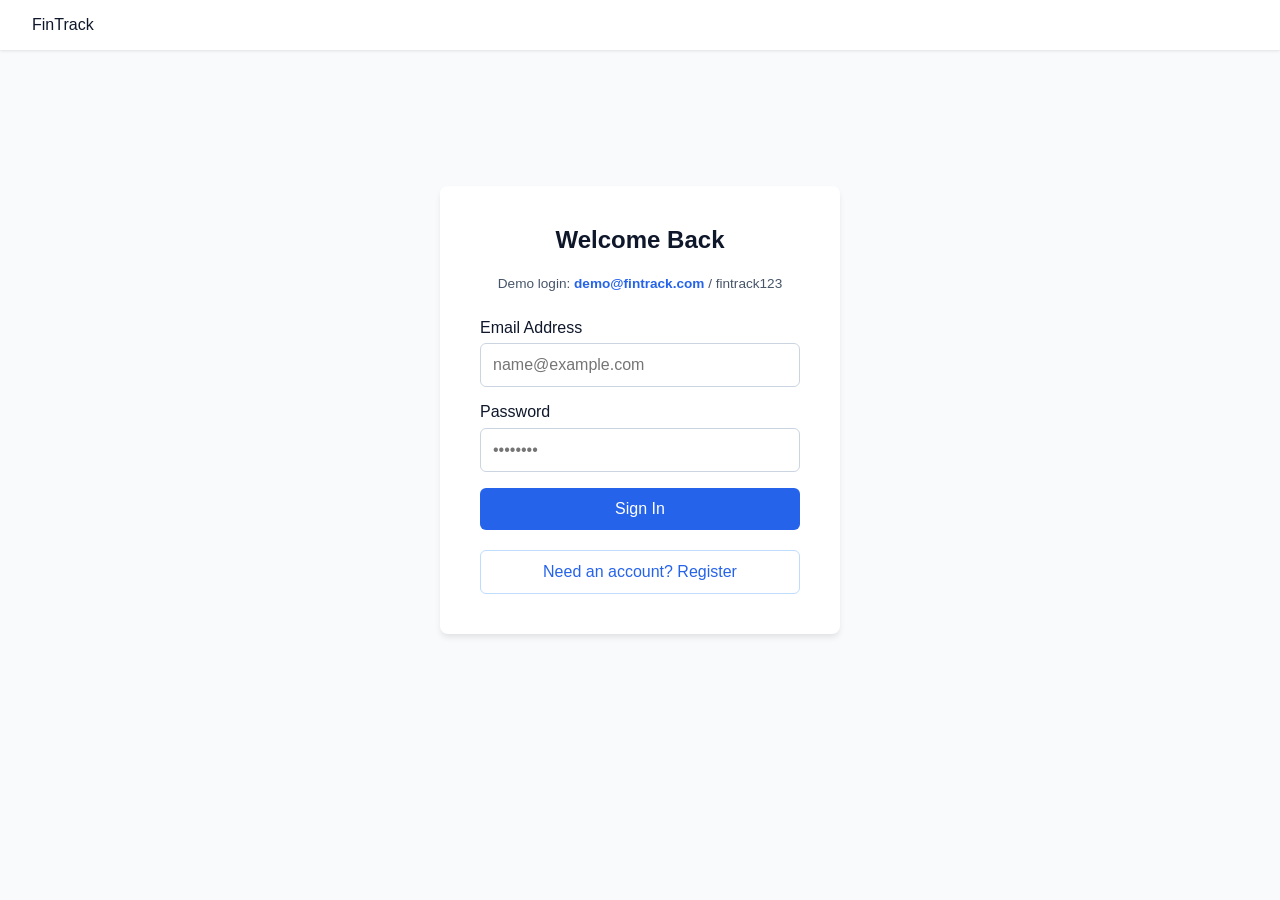
<file: fin-track-app/index.html>
<!doctype html>
<html lang="en">
  <head>
    <meta charset="UTF-8" />
    <meta name="viewport" content="width=device-width, initial-scale=1.0" />
    <meta name="description" content="Personal Finance Dashboard Application" />
    <meta name="keywords" content="finance tracker, personal finance, budget app, expense tracker, savings goals" />
    <meta name="author" content="FinTrack" />
    <title>FinTrack | Secure Login</title>
    <link rel="stylesheet" href="css/styles.css" />
  </head>
  <body>
    <header>
      <!-- Top navigation bar for the app -->
      <nav class="navbar">
        <div class="logo">FinTrack</div>
        <!-- This empty list is filled by auth.js based on login state -->
        <ul class="nav-links" id="navLinks"></ul>
      </nav>
    </header>

    <!-- Centered login form area -->
    <main class="auth-container">
      <section class="form-card">
        <h1 id="authTitle">Welcome Back</h1>
        <p id="feedbackMessage" class="hidden"></p>

        <p class="auth-note">Demo login: <a href="mailto:demo@fintrack.com">demo@fintrack.com</a> / fintrack123</p>

        <form id="loginForm" novalidate>
          <div class="form-group">
            <label for="email">Email Address</label>
            <input type="email" id="email" required placeholder="name@example.com" />
          </div>

          <div class="form-group">
            <label for="password">Password</label>
            <input type="password" id="password" required minlength="6" placeholder="••••••••" />
          </div>

          <button type="submit" class="btn">Sign In</button>
        </form>

        <form id="registerForm" class="hidden" novalidate>
          <div class="form-group">
            <label for="registerName">Full Name</label>
            <input type="text" id="registerName" required placeholder="John Doe" />
          </div>

          <div class="form-group">
            <label for="registerEmail">Email Address</label>
            <input type="email" id="registerEmail" required placeholder="name@example.com" />
          </div>

          <div class="form-group">
            <label for="registerPassword">Password</label>
            <input type="password" id="registerPassword" required minlength="6" placeholder="••••••••" />
          </div>

          <div class="form-group">
            <label for="confirmPassword">Confirm Password</label>
            <input type="password" id="confirmPassword" required minlength="6" placeholder="••••••••" />
          </div>

          <button type="submit" class="btn">Create Account</button>
        </form>

        <button type="button" id="toggleAuthBtn" class="btn secondary">Need an account? Register</button>
      </section>
    </main>

    <!-- Load the JavaScript that handles login validation and session logic -->
    <script src="js/auth.js"></script>
  </body>
</html>
</file>
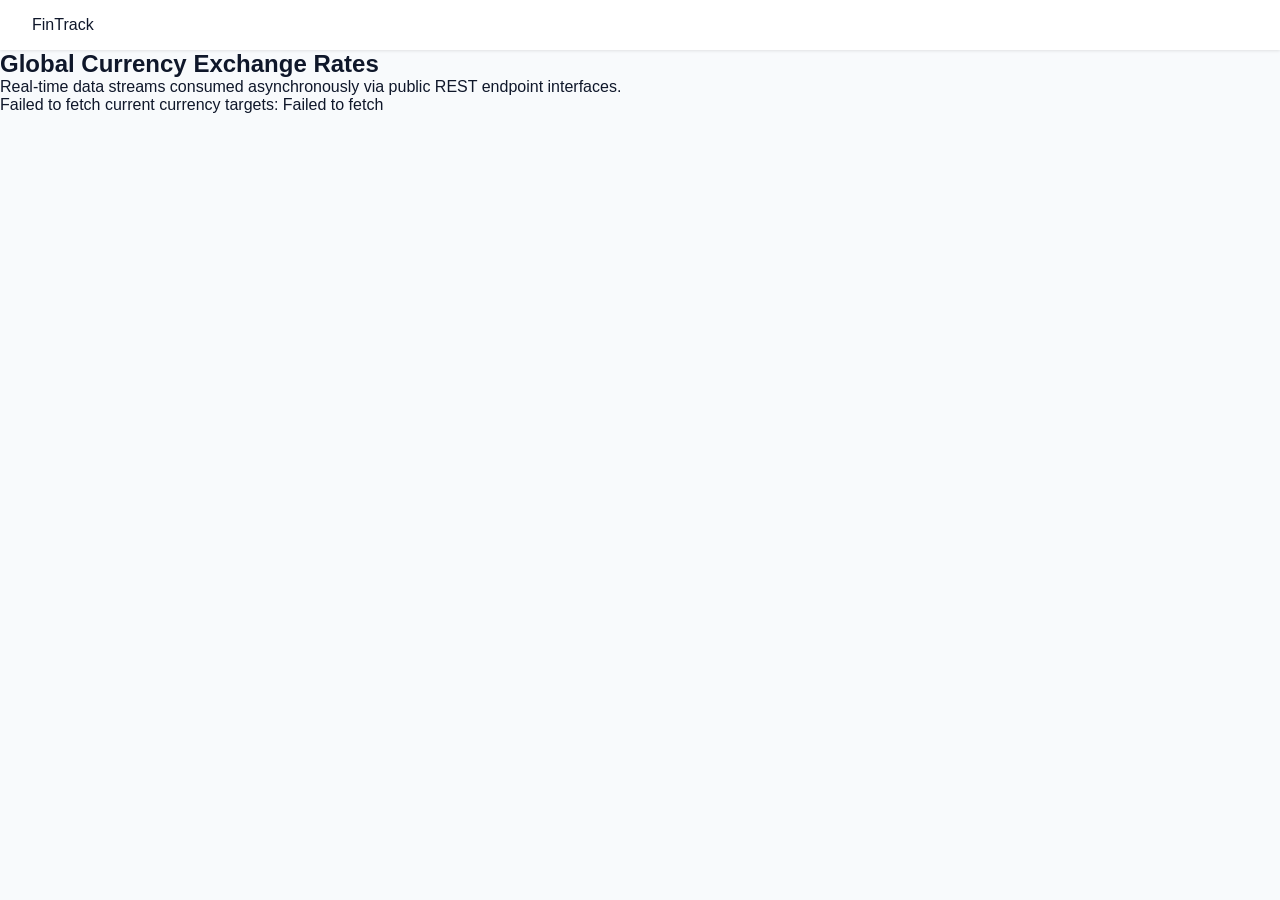
<file: fin-track-app/analytics.html>
<!doctype html>
<html lang="en">
  <head>
    <meta charset="UTF-8" />
    <meta name="viewport" content="width=device-width, initial-scale=1.0" />
    <meta name="description" content="Live exchange and global currency analytics." />
    <meta name="keywords" content="currency exchange, market analytics, exchange rates, forex tracker, finance data" />
    <meta name="author" content="FinTrack" />
    <title>FinTrack | Market Analytics</title>
    <link rel="stylesheet" href="css/styles.css" />
  </head>
  <body>
    <header>
      <nav class="navbar">
        <div class="logo">FinTrack</div>
        <ul class="nav-links" id="navLinks"></ul>
      </nav>
    </header>

    <main class="analytics-container">
      <section class="info-card">
        <h2>Global Currency Exchange Rates</h2>
        <p>Real-time data streams consumed asynchronously via public REST endpoint interfaces.</p>

        <div id="ratesContainer" class="rates-grid"></div>
      </section>
    </main>

    <script src="js/auth.js"></script>
    <script src="js/analytics.js"></script>
  </body>
</html>
</file>
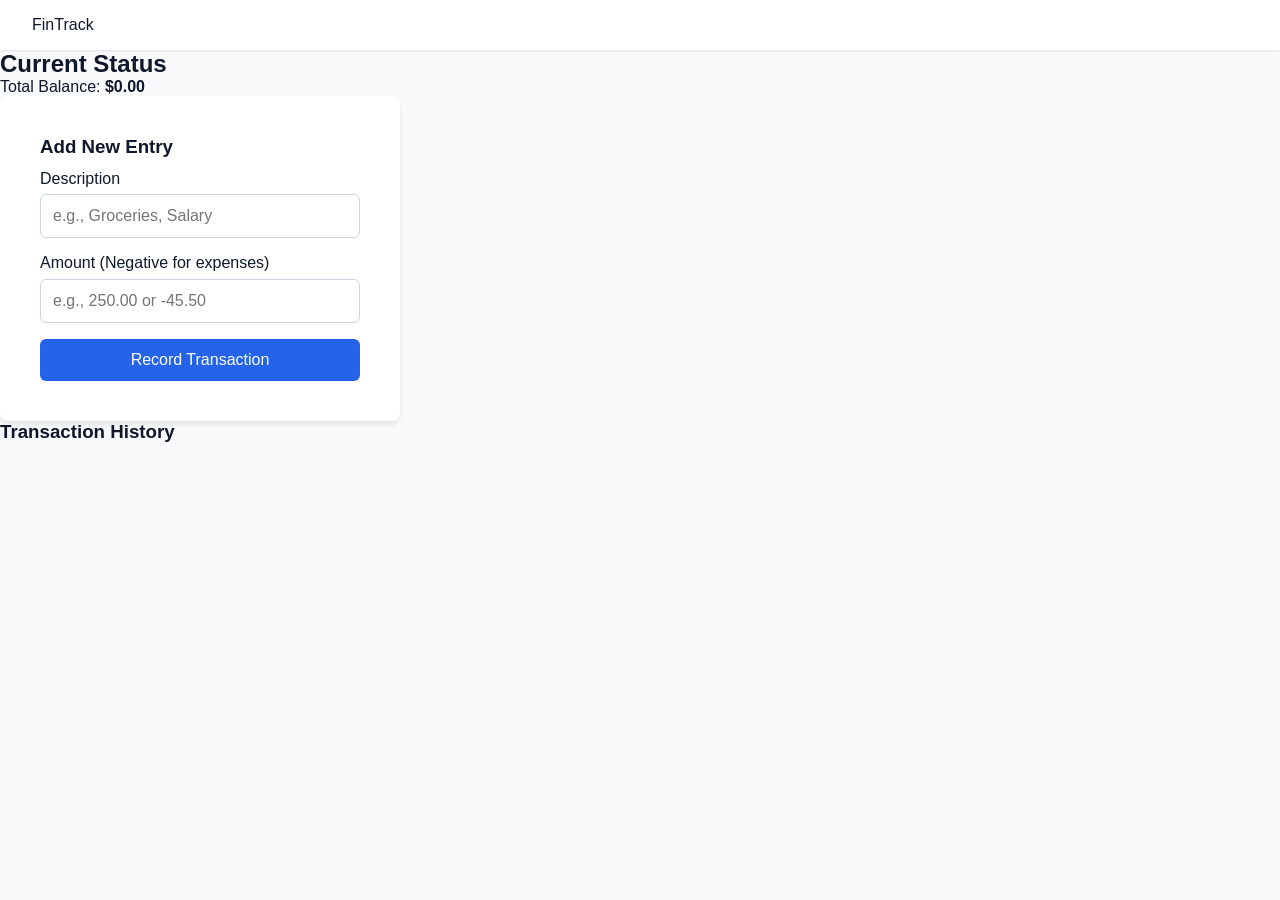
<file: fin-track-app/dashboard.html>
<!doctype html>
<html lang="en">
  <head>
    <meta charset="UTF-8" />
    <meta name="viewport" content="width=device-width, initial-scale=1.0" />
    <meta name="description" content="Manage your personal budget and transactions tracking." />
    <meta name="keywords" content="finance dashboard, budget tracker, expense management, personal finance, transaction history" />
    <meta name="author" content="FinTrack" />
    <title>FinTrack | Dashboard</title>
    <link rel="stylesheet" href="css/styles.css" />
  </head>
  <body>
    <header>
      <nav class="navbar">
        <div class="logo">FinTrack</div>
        <ul class="nav-links" id="navLinks"></ul>
      </nav>
    </header>

    <main class="dashboard-container">
      <section class="summary-card">
        <h2>Current Status</h2>
        <div class="balance-box">
          <span>Total Balance:</span>
          <strong id="totalBalance">$0.00</strong>
        </div>
      </section>

      <section class="transaction-management">
        <div class="form-card">
          <h3>Add New Entry</h3>
          <form id="entryForm">
            <div class="form-group">
              <label for="desc">Description</label>
              <input type="text" id="desc" required placeholder="e.g., Groceries, Salary" />
            </div>
            <div class="form-group">
              <label for="amount">Amount (Negative for expenses)</label>
              <input type="number" id="amount" step="0.01" required placeholder="e.g., 250.00 or -45.50" />
            </div>
            <button type="submit" class="btn">Record Transaction</button>
          </form>
        </div>

        <div class="ledger-card">
          <h3>Transaction History</h3>
          <ul id="ledgerList" class="ledger-list"></ul>
        </div>
      </section>
    </main>

    <script src="js/auth.js"></script>
    <script src="js/dashboard.js"></script>
  </body>
</html>
</file>
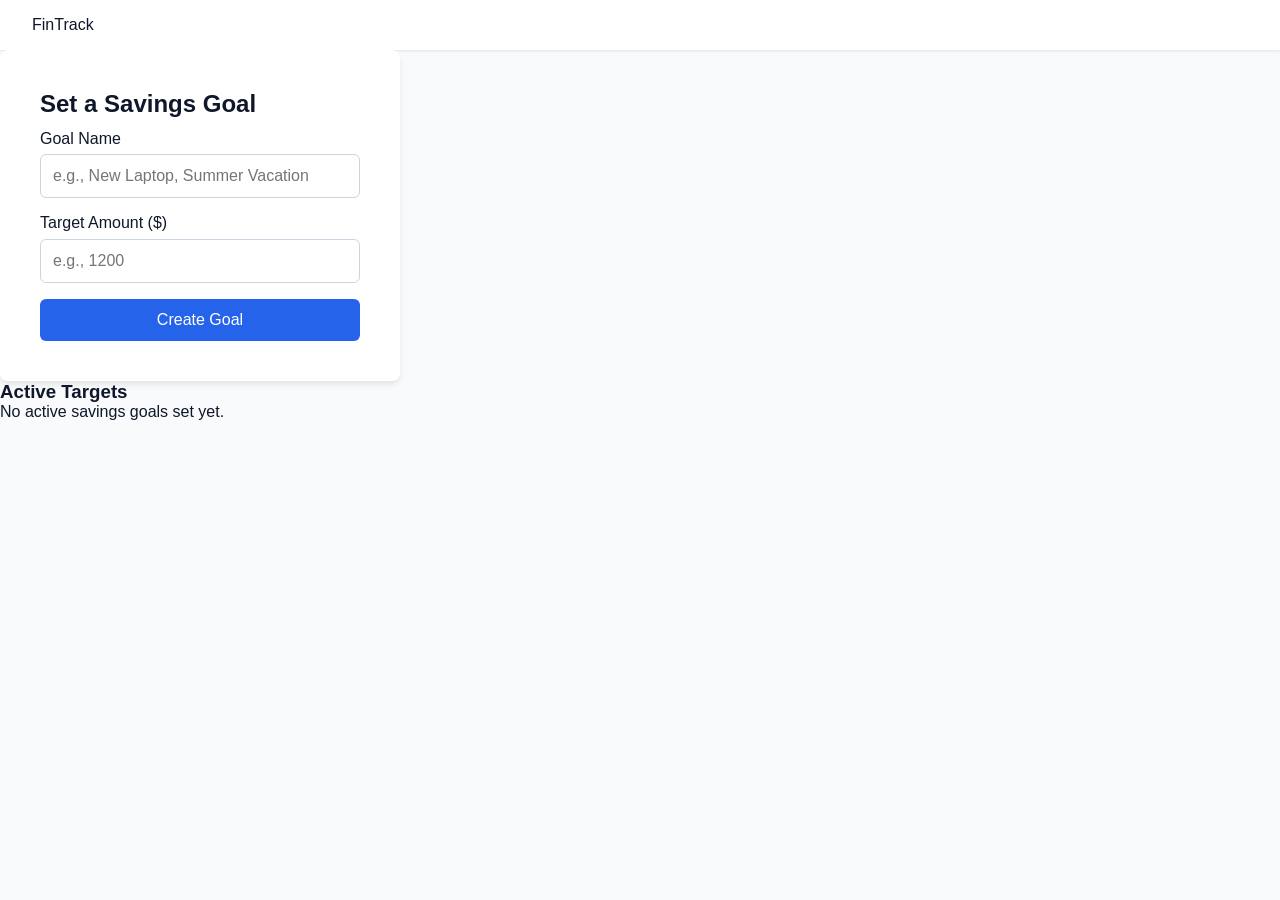
<file: fin-track-app/goals.html>
<!doctype html>
<html lang="en">
  <head>
    <meta charset="UTF-8" />
    <meta name="viewport" content="width=device-width, initial-scale=1.0" />
    <meta name="description" content="Track your financial and savings goals." />
    <meta name="keywords" content="savings goals, financial planning, budget goals, personal finance, target tracker" />
    <meta name="author" content="FinTrack" />
    <title>FinTrack | Savings Goals</title>
    <link rel="stylesheet" href="css/styles.css" />
  </head>
  <body>
    <header>
      <nav class="navbar">
        <div class="logo">FinTrack</div>
        <ul class="nav-links" id="navLinks"></ul>
      </nav>
    </header>

    <main class="goals-container">
      <section class="form-card">
        <h2>Set a Savings Goal</h2>
        <form id="goalForm">
          <div class="form-group">
            <label for="goalName">Goal Name</label>
            <input type="text" id="goalName" required placeholder="e.g., New Laptop, Summer Vacation" />
          </div>
          <div class="form-group">
            <label for="targetAmount">Target Amount ($)</label>
            <input type="number" id="targetAmount" min="1" required placeholder="e.g., 1200" />
          </div>
          <button type="submit" class="btn">Create Goal</button>
        </form>
      </section>

      <section class="goals-display">
        <h3>Active Targets</h3>
        <div id="goalsList" class="goals-grid"></div>
      </section>
    </main>

    <script src="js/auth.js"></script>
    <script src="js/goals.js"></script>
  </body>
</html>
</file>
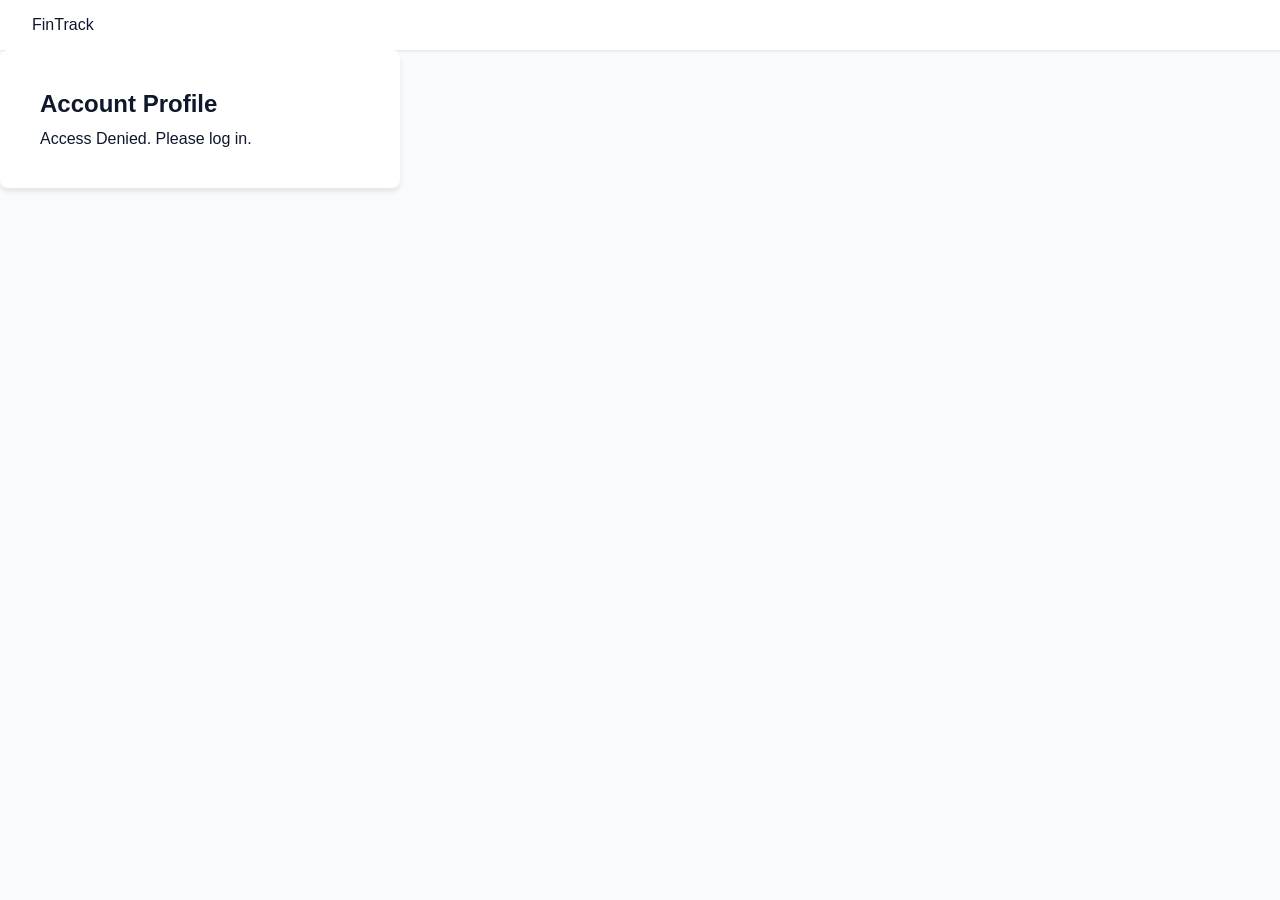
<file: fin-track-app/profile.html>
<!doctype html>
<html lang="en">
  <head>
    <meta charset="UTF-8" />
    <meta name="viewport" content="width=device-width, initial-scale=1.0" />
    <meta name="description" content="Manage your personal account details and system preferences." />
    <meta name="keywords" content="profile page, account settings, finance profile, personal account, user dashboard" />
    <meta name="author" content="FinTrack" />
    <title>FinTrack | My Profile</title>
    <link rel="stylesheet" href="css/styles.css" />
  </head>
  <body>
    <header>
      <nav class="navbar">
        <div class="logo">FinTrack</div>
        <ul class="nav-links" id="navLinks"></ul>
      </nav>
    </header>

    <main class="profile-container">
      <section class="form-card">
        <h2>Account Profile</h2>
        <div id="profileDetails">
          <p><strong>Account Tier:</strong> <span id="userTier">Loading...</span></p>
          <p><strong>Registered Email:</strong> <span id="userEmail">Loading...</span></p>
        </div>
      </section>
    </main>

    <script src="js/auth.js"></script>
    <script>
      document.addEventListener("DOMContentLoaded", () => {
        const userSession = JSON.parse(localStorage.getItem("userSession"));
        if (userSession) {
          document.getElementById("userEmail").textContent = userSession.email;
          document.getElementById("userTier").textContent = userSession.role.replace("_", " ").toUpperCase();
        } else {
          document.getElementById("profileDetails").innerHTML = "<p class='error'>Access Denied. Please log in.</p>";
        }
      });
    </script>
  </body>
</html>
</file>
<file: fin-track-app/css/styles.css>
/* Core Custom Properties */
:root {
  --primary: #2563eb;
  --primary-dark: #1d4ed8;
  --background: #f8fafc;
  --surface: #ffffff;
  --text: #0f172a;
  --muted: #475569;
  --error: #ef4444;
  --success: #22c55e;
}

* {
  box-sizing: border-box;
  margin: 0;
  padding: 0;
  font-family: "Segoe UI", sans-serif;
}
body {
  background-color: var(--background);
  color: var(--text);
}

/* Flexbox Layout Directives */
.navbar {
  display: flex;
  justify-content: space-between;
  align-items: center;
  padding: 1rem 2rem;
  background: var(--surface);
  box-shadow: 0 1px 3px rgba(0, 0, 0, 0.1);
}
.nav-links {
  display: flex;
  list-style: none;
  gap: 1.5rem;
}
.nav-links a {
  text-decoration: none;
  color: var(--text);
  font-weight: 500;
  display: inline-block;
  transition:
    color 0.2s ease,
    transform 0.2s ease;
}

.nav-links a:hover {
  color: var(--primary);
  transform: translateY(-1px);
}

.auth-container {
  display: flex;
  justify-content: center;
  align-items: center;
  min-height: 80vh;
}
.form-card {
  background: var(--surface);
  padding: 2.5rem;
  border-radius: 8px;
  box-shadow: 0 4px 6px -1px rgba(0, 0, 0, 0.1);
  width: 100%;
  max-width: 400px;
  display: flex;
  flex-direction: column;
  gap: 0.75rem;
}

.form-card h1 {
  margin-bottom: 0.25rem;
  text-align: center;
}

.form-card form {
  display: flex;
  flex-direction: column;
  gap: 1rem;
  opacity: 1;
  transform: translateY(0);
  transition:
    opacity 0.25s ease,
    transform 0.25s ease;
}

.form-group {
  display: flex;
  flex-direction: column;
  gap: 0.4rem;
}

.form-group input {
  padding: 0.75rem;
  border: 1px solid #cbd5e1;
  border-radius: 6px;
  font-size: 1rem;
}

.auth-note {
  margin: 0.25rem 0 0.75rem;
  color: var(--muted);
  font-size: 0.85rem;
  line-height: 1.5;
  text-align: center;
}

.auth-note a {
  color: var(--primary);
  text-decoration: none;
  font-weight: 600;
}

.btn {
  background-color: var(--primary);
  color: #fff;
  border: none;
  border-radius: 6px;
  padding: 0.75rem 1rem;
  font-size: 1rem;
  cursor: pointer;
  transition:
    background-color 0.2s ease,
    transform 0.1s ease,
    box-shadow 0.2s ease;
}

.btn:hover {
  background-color: var(--primary-dark);
  transform: translateY(-1px);
  box-shadow: 0 6px 16px rgba(37, 99, 235, 0.18);
}

.btn:active {
  transform: translateY(0);
}

.btn.secondary {
  background-color: transparent;
  color: var(--primary);
  border: 1px solid #bfdbfe;
  margin-top: 0.5rem;
  width: 100%;
}

.btn.secondary:hover {
  background-color: #eff6ff;
}

.message-error {
  color: var(--error);
  margin-bottom: 0.75rem;
  animation: fadeInUp 0.25s ease;
}

.message-success {
  color: var(--success);
  margin-bottom: 0.75rem;
  animation: fadeInUp 0.25s ease;
}

@keyframes fadeInUp {
  from {
    opacity: 0;
    transform: translateY(4px);
  }
  to {
    opacity: 1;
    transform: translateY(0);
  }
}

/* Mandatory Media Query for Multi-device Compatibility */
@media (max-width: 768px) {
  .navbar {
    flex-direction: column;
    gap: 1rem;
  }
  .nav-links {
    width: 100%;
    justify-content: space-around;
  }
}

.hidden {
  display: none !important;
}

#loginForm,
#registerForm {
  transition:
    opacity 0.25s ease,
    transform 0.25s ease;
}

#loginForm:not(.hidden),
#registerForm:not(.hidden) {
  opacity: 1;
  transform: translateY(0);
}

#loginForm.hidden,
#registerForm.hidden {
  opacity: 0;
  transform: translateY(-6px);
}
</file>
